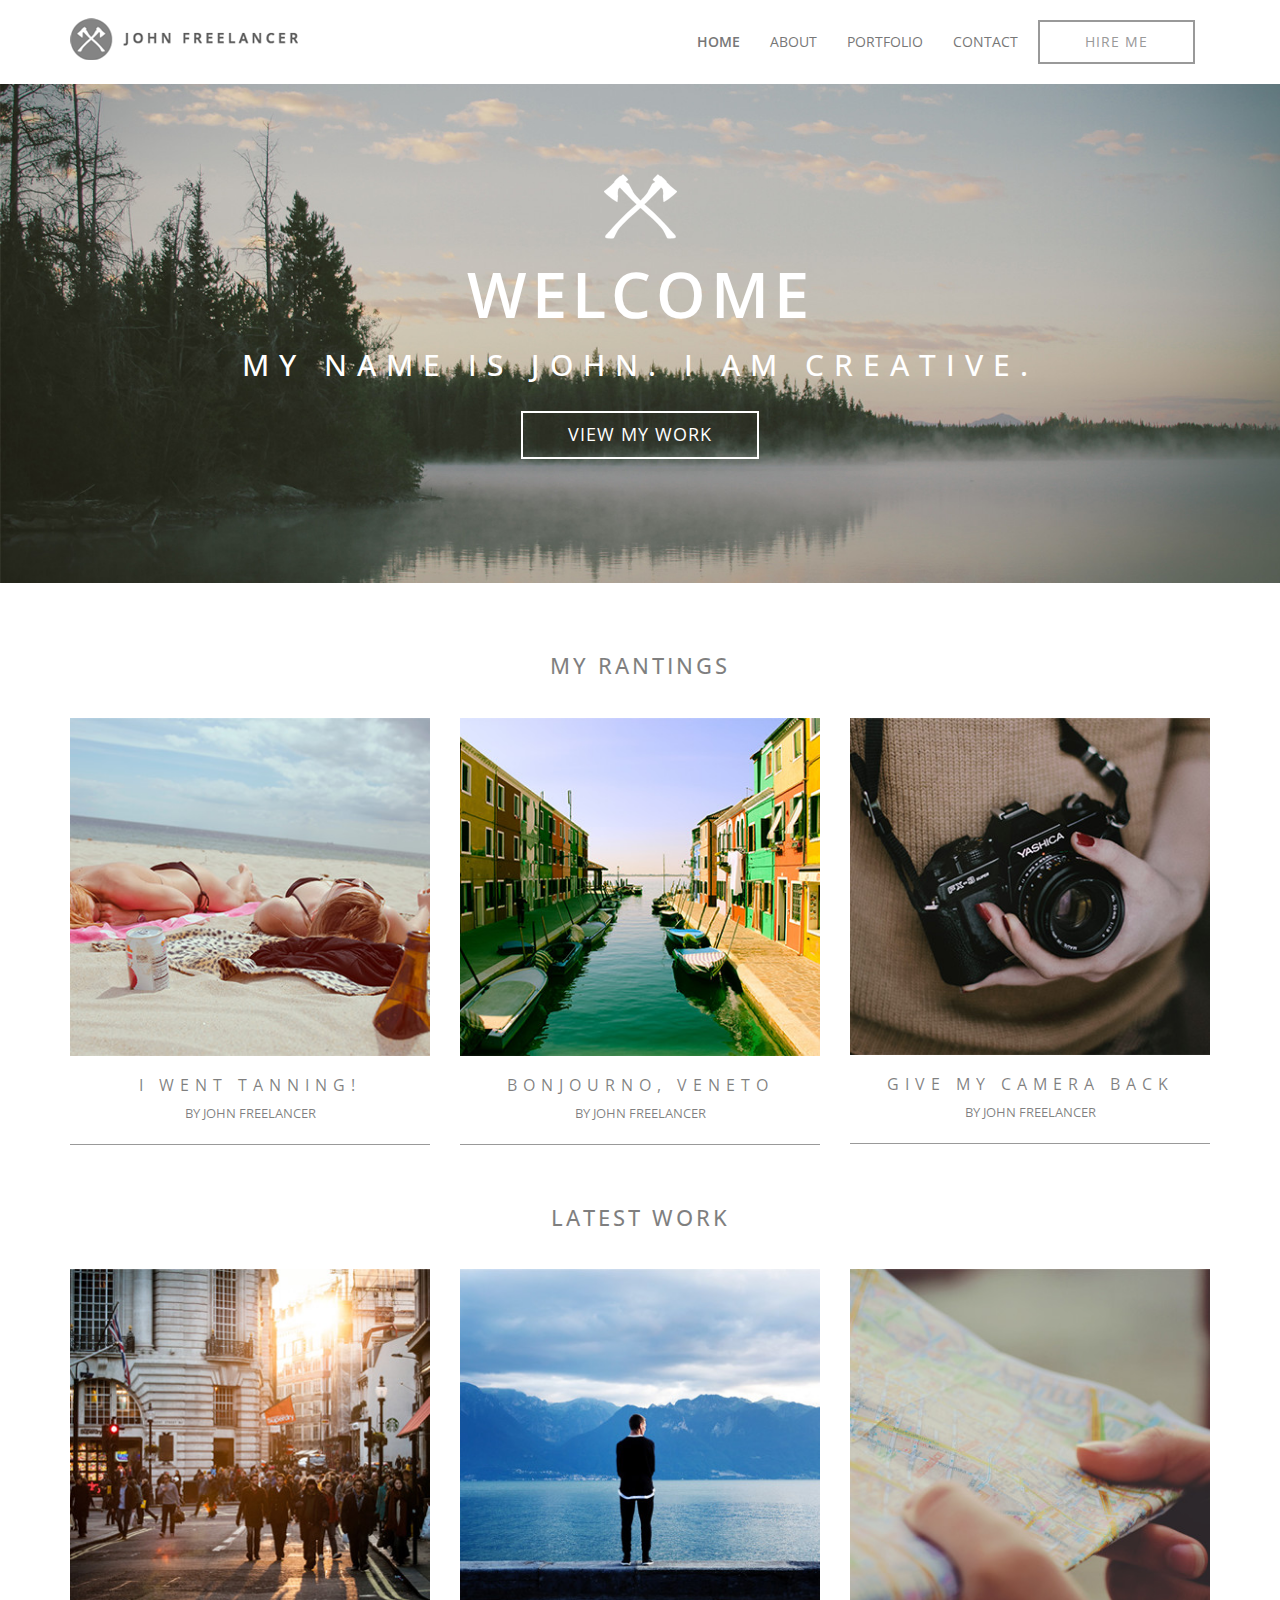
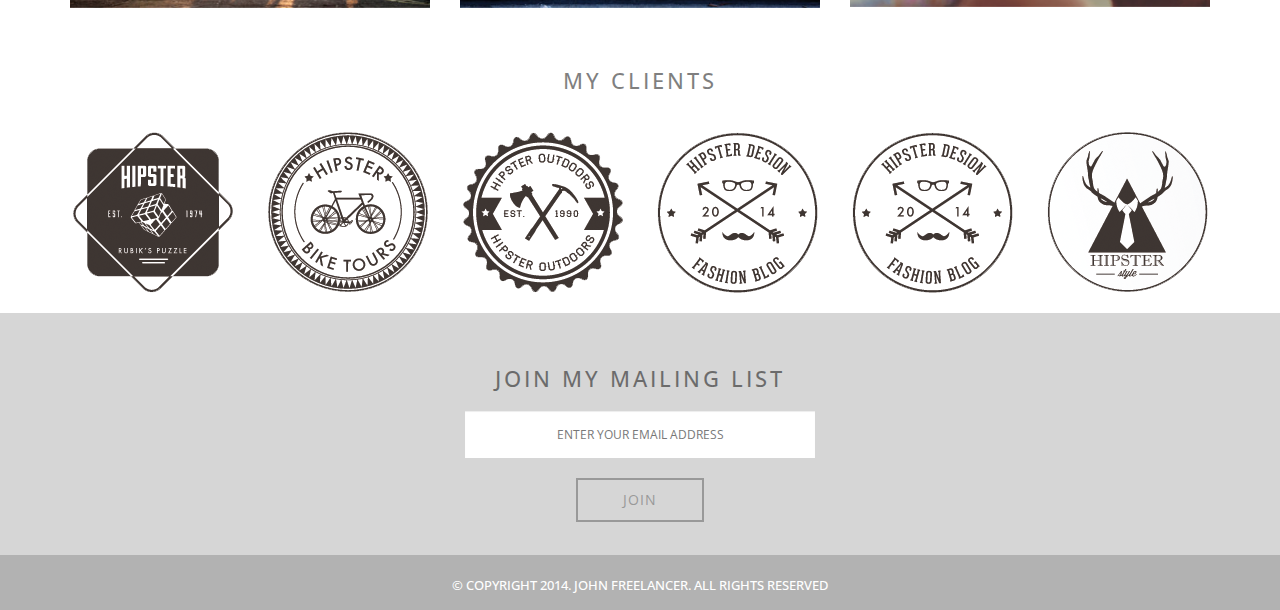
<file: CBC/index.html>
<!DOCTYPE html>
<html lang="en">
  <head>
    <meta charset="utf-8">
    <meta name="viewport" content="width=device-width, initial-scale=1">

    <!-- SEO -->
    <meta name="description" content="Welcome to the portfolio of New York Photographer, John Freelancer">
    <meta name="keywords" content="Photography, USA, New York, Creative, Freelance">
    <meta name="author" content="Friends of Design">

    <title>John Freelancer | Home</title>

    <!-- Favicon -->
    <link rel="icon" type="image/png" href="img/favicon.png">

    <!-- Styling -->
    <link href="css/bootstrap.min.css" rel="stylesheet">
    <link href="css/font-awesome.min.css" rel="stylesheet">
    <link class="cssfx" href="css/style.css" rel="stylesheet">

    <!-- Google Fonts -->
    <link href='http://fonts.googleapis.com/css?family=Open+Sans:400,600,700' rel='stylesheet' type='text/css'>

 <!--[if lt IE 9 ]>
    <script src="js/cssfx.js"></script>
    <script src="js/respond.min.js"></script>
    <script src="js/html5shiv/dist/html5shiv.js"></script>
    <![endif]-->
  </head>
  <body>
    <header>
      <nav class="navbar navbar-default">
  <div class="container">
    <!-- Brand and toggle get grouped for better mobile display -->
    <div class="navbar-header">
      <button type="button" class="navbar-toggle collapsed" data-toggle="collapse" data-target="#bs-example-navbar-collapse-1">
        <span class="sr-only">Toggle navigation</span>
        <span class="icon-bar"></span>
        <span class="icon-bar"></span>
        <span class="icon-bar"></span>
      </button>
      <a class="navbar-brand text-hide" href="index.html">John Freelancer</a>

    </div>

    <!-- Collect the nav links, forms, and other content for toggling -->
    <div class="collapse navbar-collapse" id="bs-example-navbar-collapse-1">
    <a href="#" class="btn navbar-right hidden-xs hidden-sm">Hire Me</a>
      <ul class="nav navbar-nav navbar-right">
        <li><a class="active" href="index.html">Home</a></li>
        <li><a href="about.html">About</a></li>
        <li><a href="portfolio.html">Portfolio</a></li>
        <li><a href="contact.html">Contact</a></li>
      </ul>
    </div><!-- /.navbar-collapse -->
  </div><!-- /.container-fluid -->
</nav>
    </header>
    <main>

      <div class="jumbotron">
        <div class="container text-center">
          <img src="img/axes.png" alt="...">
          <h1>Welcome</h1>
          <h2>My name is John. I Am Creative.</h2>
          <p><a href="portfolio.html" class="btn btn-lg" role="button">View My Work</a></p>
        </div>
      </div>
      <div class="container">

        <div id="blog" class="row">

          <h3 class="text-center">My Rantings</h3>

          <div class="col-md-4 col-sm-6">
              <div class="thumbnail">
                <img src="img/blog/tanning.jpg" alt="...">
                <div class="caption">
                <p>I Went Tanning!</p>
                <p>By John Freelancer</p>
              </div>
          </div>
        </div>

          <div class="col-md-4 col-sm-6">
              <div class="thumbnail">
                <img src="img/blog/venice.jpg" alt="...">
                <div class="caption">
                <p>Bonjourno, Veneto</p>
                <p>By John Freelancer</p>
              </div>
          </div>
        </div>

          <div class="col-md-4 col-sm-6">
              <div class="thumbnail">
                <img src="img/blog/camera.jpg" alt="...">
                <div class="caption">
                <p>Give My Camera Back</p>
                <p>By John Freelancer</p>
              </div>
          </div>
        </div>
        </div>
   

      <div class="row">
         <h3 class="text-center">Latest Work</h3>
         <div class="col-md-4">
            <a href="#" class="thumbnail">
            <img src="img/portfolio/london.jpg" alt="...">
            </a>
          </div>

          <div class="col-md-4">
            <a href="#" class="thumbnail">
            <img src="img/portfolio/lakecomo.jpg" alt="...">
            </a>
          </div>

          <div class="col-md-4">
            <a href="#" class="thumbnail">
            <img src="img/portfolio/map.jpg" alt="...">
            </a>
          </div>
      </div>

      <div class="row">
        <h3 class="text-center">My Clients</h3>
        <div class="col-md-2">
            <a href="#" class="thumbnail">
            <img src="img/clients/hipsterlogo1.png" alt="...">
            </a>
          </div>
          <div class="col-md-2">
            <a href="#" class="thumbnail">
            <img src="img/clients/hipsterlogo2.png" alt="...">
            </a>
          </div>
          <div class="col-md-2">
            <a href="#" class="thumbnail">
            <img src="img/clients/hipsterlogo3.png" alt="...">
            </a>
          </div>
          <div class="col-md-2">
            <a href="#" class="thumbnail">
            <img src="img/clients/hipsterlogo5.png" alt="...">
            </a>
          </div>
          <div class="col-md-2">
            <a href="#" class="thumbnail">
            <img src="img/clients/hipsterlogo5.png" alt="...">
            </a>
          </div>
          <div class="col-md-2">
            <a href="#" class="thumbnail">
            <img src="img/clients/hipsterlogo6.png" alt="...">
            </a>
          </div>
      </div>
         </div>
    </main>
    <footer>
    <section class="mailing-list">
      <div class="container">
        <div class="row">
          <h3 class="text-center">Join My Mailing List</h3>
          <form class="text-center">
          <div class="form-group"> 
            <input type="email" class="form-control text-center" id="exampleInputEmail1" placeholder="Enter Your Email Address">
          </div>
          <button type="submit" class="btn btn-default">Join</button>
          </form>
        </div>
      </div>
      </section>
      <section class="sub-footer">
        <h6 class="text-center">© Copyright 2014. John Freelancer. All Rights Reserved</h6>
      </section>
    </footer>

    <!-- jQuery (necessary for Bootstrap's JavaScript plugins) -->
    <script src="https://ajax.googleapis.com/ajax/libs/jquery/1.11.1/jquery.min.js"></script>
    <!-- Include all compiled plugins (below), or include individual files as needed -->
    <script src="js/bootstrap.min.js"></script>

    <!--[if lt IE 8 ]>
<script>
    var borderBoxModel = ...
</script>
<![endif]-->
<script> 
var $buoop = {c:2}; 
function $buo_f(){ 
 var e = document.createElement("script"); 
 e.src = "//browser-update.org/update.min.js"; 
 document.body.appendChild(e);
};
try {document.addEventListener("DOMContentLoaded", $buo_f,false)}
catch(e){window.attachEvent("onload", $buo_f)}
</script> 
  </body>
</html>
</file>
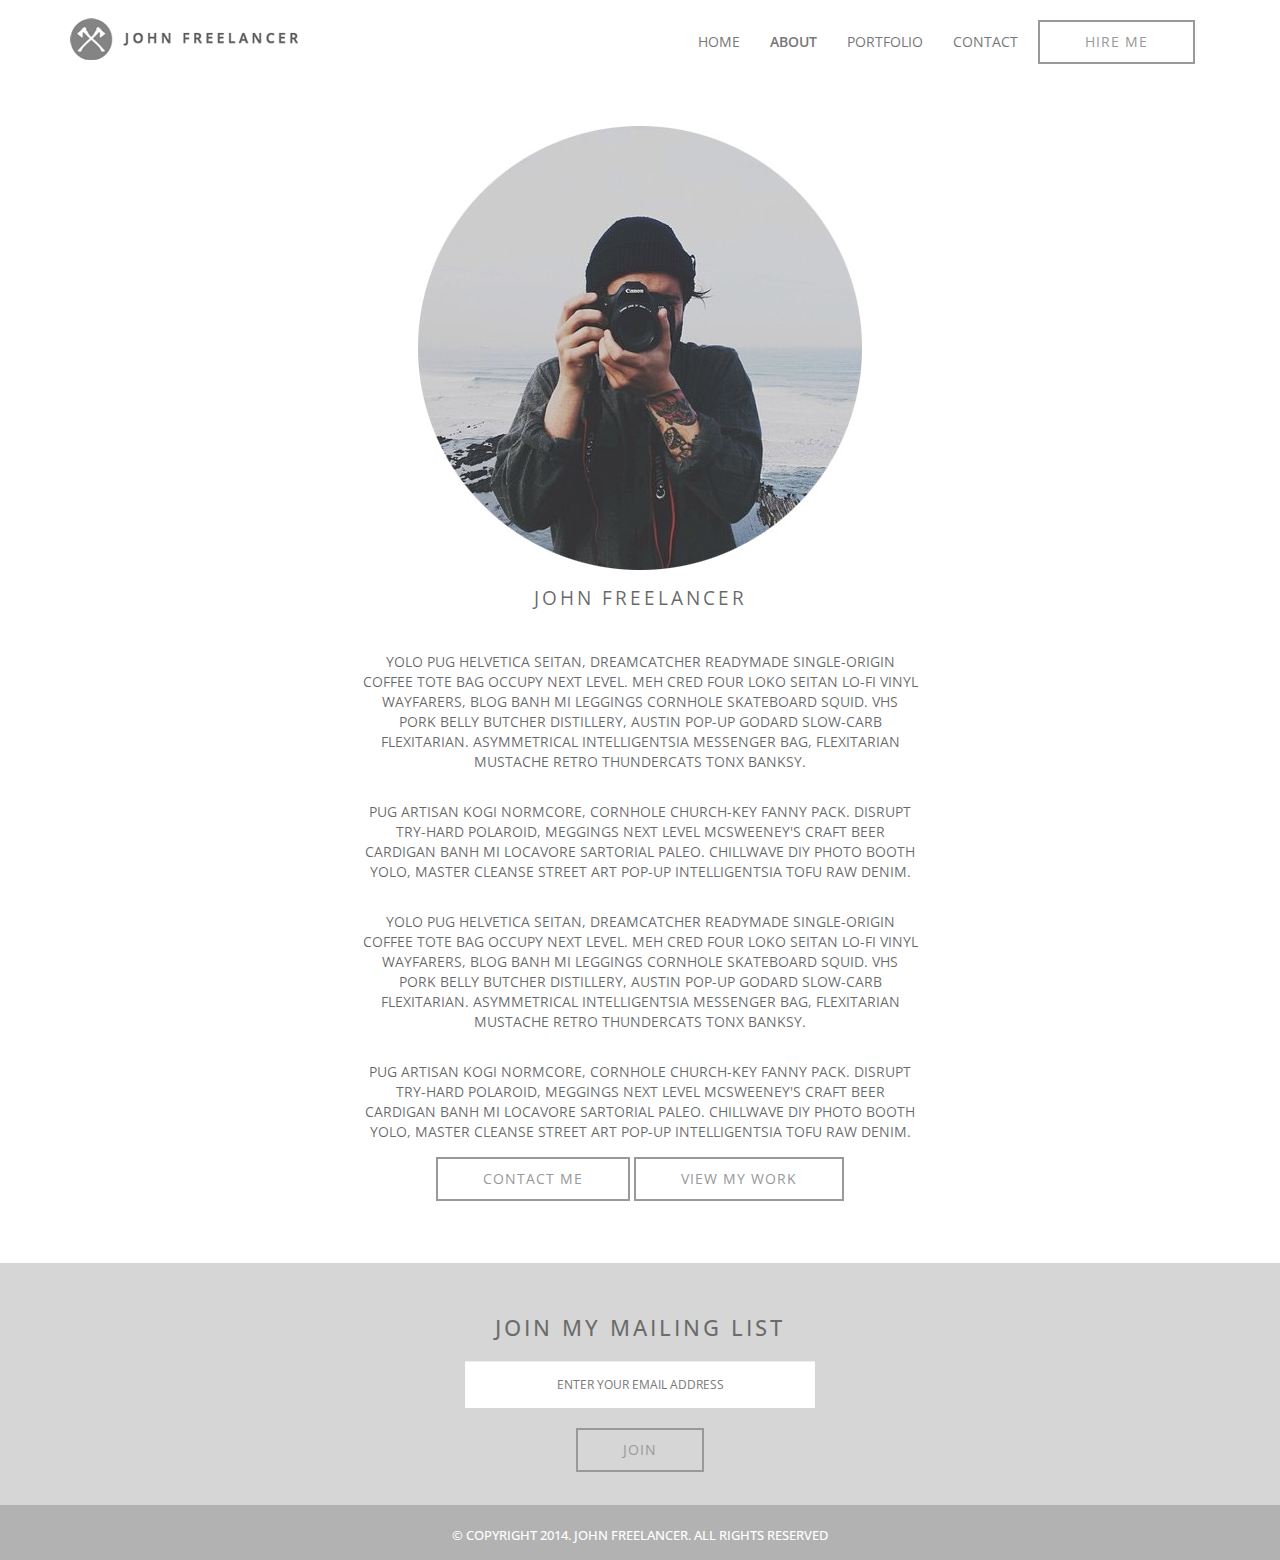
<file: CBC/about.html>
<!DOCTYPE html>
<html lang="en">
  <head>
    <meta charset="utf-8">
    <meta name="viewport" content="width=device-width, initial-scale=1">

    <!-- SEO -->
    <meta name="description" content="Welcome to the portfolio of New York Photographer, John Freelancer">
    <meta name="keywords" content="Photography, USA, New York, Creative, Freelance">
    <meta name="author" content="Friends of Design">

    <title>John Freelancer | About</title>

    <!-- Favicon -->
    <link rel="icon" type="image/png" href="img/favicon.png">

    <!-- Styling -->
    <link href="css/bootstrap.min.css" rel="stylesheet">
    <link href="css/font-awesome.min.css" rel="stylesheet">
    <link class="cssfx" href="css/style.css" rel="stylesheet">

    <!-- Google Fonts -->
    <link href='http://fonts.googleapis.com/css?family=Open+Sans:400,600,700' rel='stylesheet' type='text/css'>
 
 <!--[if lt IE 9 ]>
    <script src="js/cssfx.js"></script>
    <script src="js/respond.min.js"></script>
    <script src="js/html5shiv/dist/html5shiv.js"></script>
    <![endif]-->

  </head>
  <body>
    <header>
      <nav class="navbar navbar-default">
  <div class="container">
    <!-- Brand and toggle get grouped for better mobile display -->
    <div class="navbar-header">
      <button type="button" class="navbar-toggle collapsed" data-toggle="collapse" data-target="#bs-example-navbar-collapse-1">
        <span class="sr-only">Toggle navigation</span>
        <span class="icon-bar"></span>
        <span class="icon-bar"></span>
        <span class="icon-bar"></span>
      </button>
      <a class="navbar-brand text-hide" href="#">John Freelancer</a>

    </div>

    <!-- Collect the nav links, forms, and other content for toggling -->
    <div class="collapse navbar-collapse" id="bs-example-navbar-collapse-1">
    <a href="#" class="btn navbar-right hidden-xs hidden-sm">Hire Me</a>
      <ul class="nav navbar-nav navbar-right">
        <li><a href="index.html">Home</a></li>
        <li><a class="active" href="about.html">About</a></li>
        <li><a href="portfolio.html">Portfolio</a></li>
        <li><a href="contact.html">Contact</a></li>
      </ul>
    </div><!-- /.navbar-collapse -->
  </div><!-- /.container-fluid -->
</nav>
    </header>
    <main class="about">
      <div class="container">
        <div class="row">
          <div class="col-md-6 col-md-offset-3 text-center">
            <img src="img/profile.jpg" alt="...">
            <p>John Freelancer</p>
      <p>YOLO pug Helvetica seitan, dreamcatcher readymade single-origin coffee tote bag occupy next level. Meh cred four loko seitan lo-fi vinyl wayfarers, blog banh mi leggings cornhole skateboard squid. VHS pork belly butcher distillery, Austin pop-up Godard slow-carb flexitarian. Asymmetrical Intelligentsia messenger bag, flexitarian mustache retro Thundercats Tonx Banksy. </p>
      <br>
      <p>Pug artisan kogi normcore, cornhole church-key fanny pack. Disrupt try-hard polaroid, meggings next level McSweeney's craft beer cardigan banh mi locavore sartorial paleo. Chillwave DIY photo booth YOLO, master cleanse street art pop-up Intelligentsia tofu raw denim.</p>
       <br>
      <p>YOLO pug Helvetica seitan, dreamcatcher readymade single-origin coffee tote bag occupy next level. Meh cred four loko seitan lo-fi vinyl wayfarers, blog banh mi leggings cornhole skateboard squid. VHS pork belly butcher distillery, Austin pop-up Godard slow-carb flexitarian. Asymmetrical Intelligentsia messenger bag, flexitarian mustache retro Thundercats Tonx Banksy. </p>
       <br>
      <p>Pug artisan kogi normcore, cornhole church-key fanny pack. Disrupt try-hard polaroid, meggings next level McSweeney's craft beer cardigan banh mi locavore sartorial paleo. Chillwave DIY photo booth YOLO, master cleanse street art pop-up Intelligentsia tofu raw denim.</p>
          </div>

        </div>
        <div class="row social-media">
          
        </div>

        <div class="call-to-action text-center">

          <a href="contact.html" class="btn">Contact Me</a>
          <a href="portfolio.html" class="btn">View My Work</a>
          </div>
         
      </div>
    </main>
     <footer>
    <section class="mailing-list">
      <div class="container">
        <div class="row">
          <h3 class="text-center">Join My Mailing List</h3>
          <form class="text-center">
          <div class="form-group"> 
            <input type="email" class="form-control text-center" id="exampleInputEmail1" placeholder="Enter Your Email Address">
          </div>
          <button type="submit" class="btn btn-default">Join</button>
          </form>
        </div>
      </div>
      </section>
      <section class="sub-footer">
        <h6 class="text-center">© Copyright 2014. John Freelancer. All Rights Reserved</h6>
      </section>
    </footer>

    <!-- jQuery (necessary for Bootstrap's JavaScript plugins) -->
    <script src="https://ajax.googleapis.com/ajax/libs/jquery/1.11.1/jquery.min.js"></script>
    <!-- Include all compiled plugins (below), or include individual files as needed -->
    <script src="js/bootstrap.min.js"></script>

    <!--[if lt IE 8 ]>
<script>
    var borderBoxModel = ...
</script>
<![endif]-->
<script> 
var $buoop = {c:2}; 
function $buo_f(){ 
 var e = document.createElement("script"); 
 e.src = "//browser-update.org/update.min.js"; 
 document.body.appendChild(e);
};
try {document.addEventListener("DOMContentLoaded", $buo_f,false)}
catch(e){window.attachEvent("onload", $buo_f)}
</script> 
  </body>
</html>
</file>
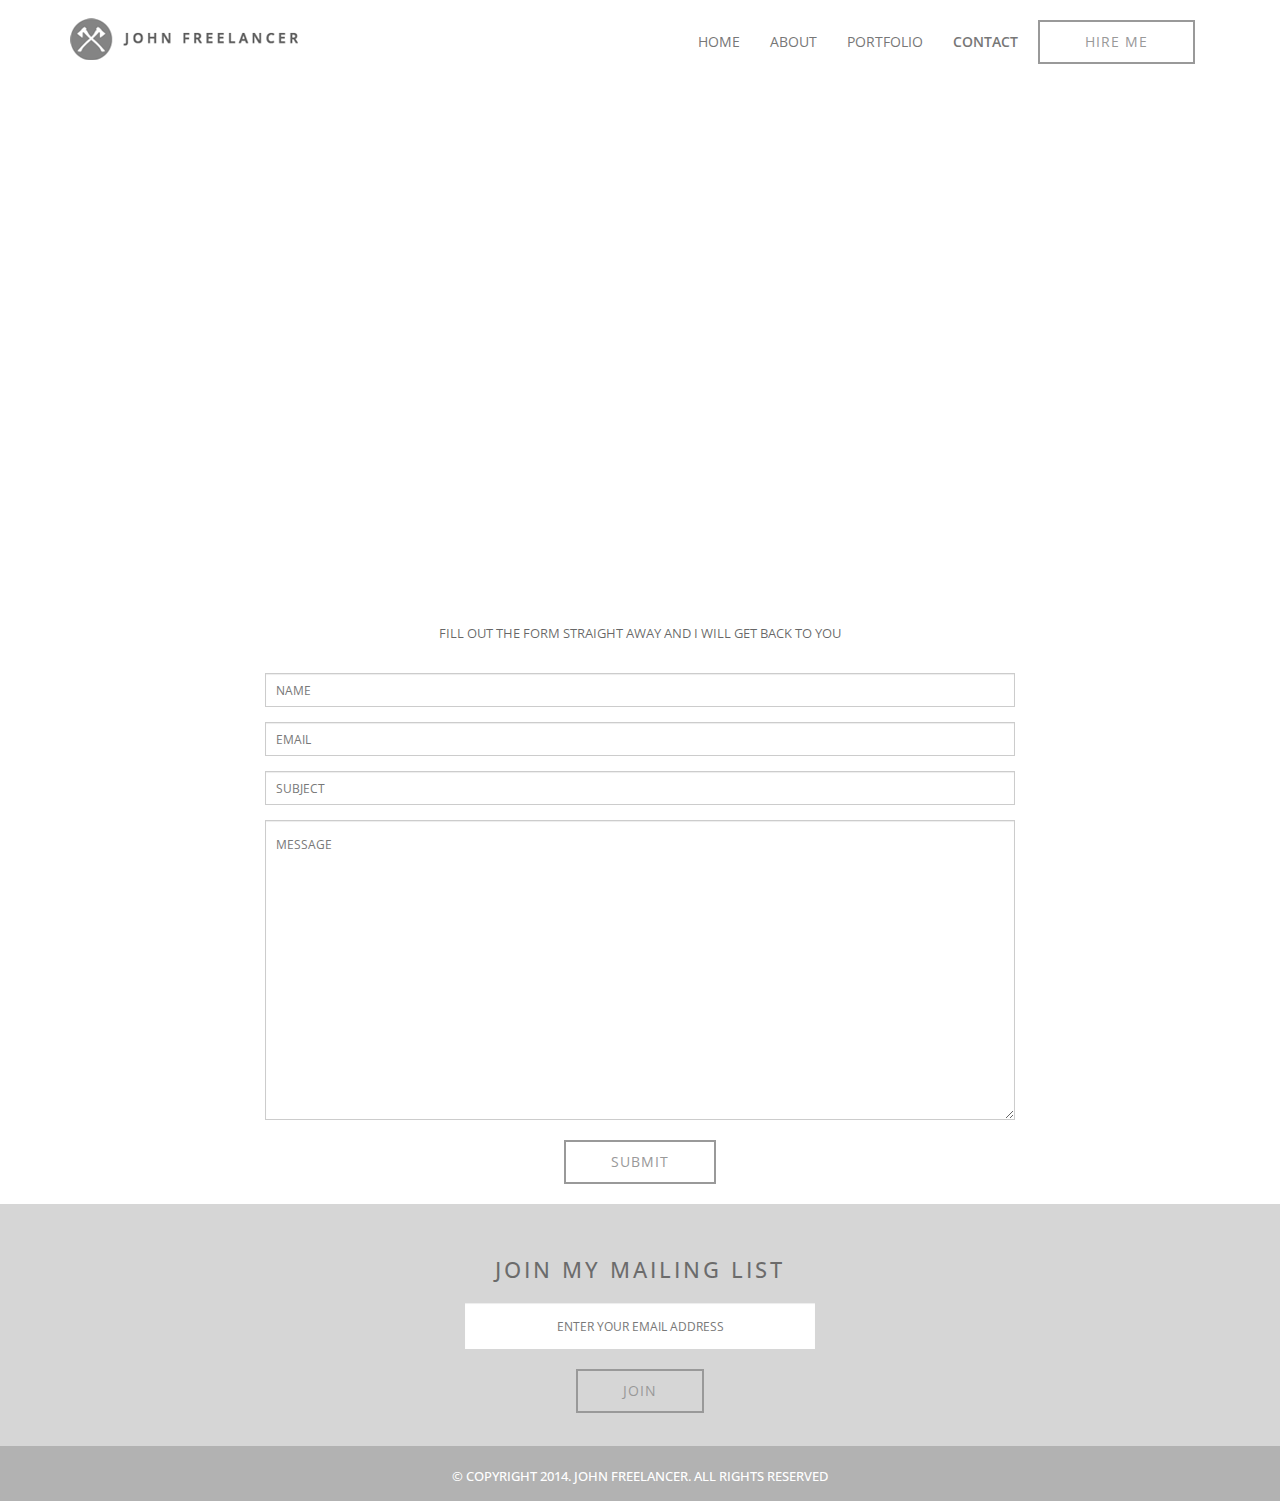
<file: CBC/contact.html>
<!DOCTYPE html>
<html lang="en">
  <head>
    <meta charset="utf-8">
    <meta name="viewport" content="width=device-width, initial-scale=1">

    <!-- SEO -->
    <meta name="description" content="Welcome to the portfolio of New York Photographer, John Freelancer">
    <meta name="keywords" content="Photography, USA, New York, Creative, Freelance">
    <meta name="author" content="Friends of Design">

    <title>John Freelancer | Contact</title>

    <!-- Favicon -->
    <link rel="icon" type="image/png" href="img/favicon.png">

    <!-- Styling -->
    <link href="css/bootstrap.min.css" rel="stylesheet">
    <link href="css/font-awesome.min.css" rel="stylesheet">
    <link class="cssfx" href="css/style.css" rel="stylesheet">

    <!-- Google Fonts -->
    <link href='http://fonts.googleapis.com/css?family=Open+Sans:400,600,700' rel='stylesheet' type='text/css'>
<!--[if lt IE 9 ]>
    <script src="js/cssfx.js"></script>
    <script src="js/respond.min.js"></script>
    <script src="js/html5shiv/dist/html5shiv.js"></script>
    <![endif]-->
  </head>
  <body>
    <header>
      <nav class="navbar navbar-default">
  <div class="container">
    <!-- Brand and toggle get grouped for better mobile display -->
    <div class="navbar-header">
      <button type="button" class="navbar-toggle collapsed" data-toggle="collapse" data-target="#bs-example-navbar-collapse-1">
        <span class="sr-only">Toggle navigation</span>
        <span class="icon-bar"></span>
        <span class="icon-bar"></span>
        <span class="icon-bar"></span>
      </button>
      <a class="navbar-brand text-hide" href="#">John Freelancer</a>

    </div>

    <!-- Collect the nav links, forms, and other content for toggling -->
    <div class="collapse navbar-collapse" id="bs-example-navbar-collapse-1">
    <a href="#" class="btn navbar-right hidden-xs hidden-sm">Hire Me</a>
      <ul class="nav navbar-nav navbar-right">
        <li><a  href="index.html">Home</a></li>
        <li><a href="about.html">About</a></li>
        <li><a href="portfolio.html">Portfolio</a></li>
        <li><a class="active" href="contact.html">Contact</a></li>
      </ul>
    </div><!-- /.navbar-collapse -->
  </div><!-- /.container-fluid -->
</nav>
    </header>
    <main id="contact">
       <iframe src="https://www.google.com/maps/embed?pb=!1m14!1m8!1m3!1d193551.2122412298!2d-74.0059413!3d40.71278370000003!3m2!1i1024!2i768!4f13.1!3m3!1m2!1s0x89c24fa5d33f083b%3A0xc80b8f06e177fe62!2sNew+York%2C+NY%2C+USA!5e0!3m2!1sen!2sza!4v1413232255102" height="500" style="border:0; width: 100%;" class="embed-responsive-item"></iframe>

       <div class="container">
         <div class="row">
           <div class="col-md-8 col-md-offset-2 text-center">
             <form>
             <p>Fill Out The Form Straight Away And I Will Get Back To You</p>
  <div class="form-group">
    <input type="text" class="form-control" placeholder="Name">
  </div>
  <div class="form-group">
    <input type="email" class="form-control" placeholder="Email">
  </div>
  <div class="form-group">
    <input type="text" class="form-control" placeholder="Subject">
  </div>
 <div class="form-group">
    <textarea class="form-control" placeholder="Message"></textarea>
  </div>
  <button type="submit" class="btn">Submit</button>
</form>
           </div>
         </div>
       </div>
    </main>
     <footer>
    <section class="mailing-list">
      <div class="container">
        <div class="row">
          <h3 class="text-center">Join My Mailing List</h3>
          <form class="text-center">
          <div class="form-group"> 
            <input type="email" class="form-control text-center" id="exampleInputEmail1" placeholder="Enter Your Email Address">
          </div>
          <button type="submit" class="btn btn-default">Join</button>
          </form>
        </div>
      </div>
      </section>
      <section class="sub-footer">
        <h6 class="text-center">© Copyright 2014. John Freelancer. All Rights Reserved</h6>
      </section>
    </footer>

    <!-- jQuery (necessary for Bootstrap's JavaScript plugins) -->
    <script src="https://ajax.googleapis.com/ajax/libs/jquery/1.11.1/jquery.min.js"></script>
    <!-- Include all compiled plugins (below), or include individual files as needed -->
    <script src="js/bootstrap.min.js"></script>

    <!--[if lt IE 8 ]>
<script>
    var borderBoxModel = ...
</script>
<![endif]-->
<script> 
var $buoop = {c:2}; 
function $buo_f(){ 
 var e = document.createElement("script"); 
 e.src = "//browser-update.org/update.min.js"; 
 document.body.appendChild(e);
};
try {document.addEventListener("DOMContentLoaded", $buo_f,false)}
catch(e){window.attachEvent("onload", $buo_f)}
</script> 
  </body>
</html>
</file>
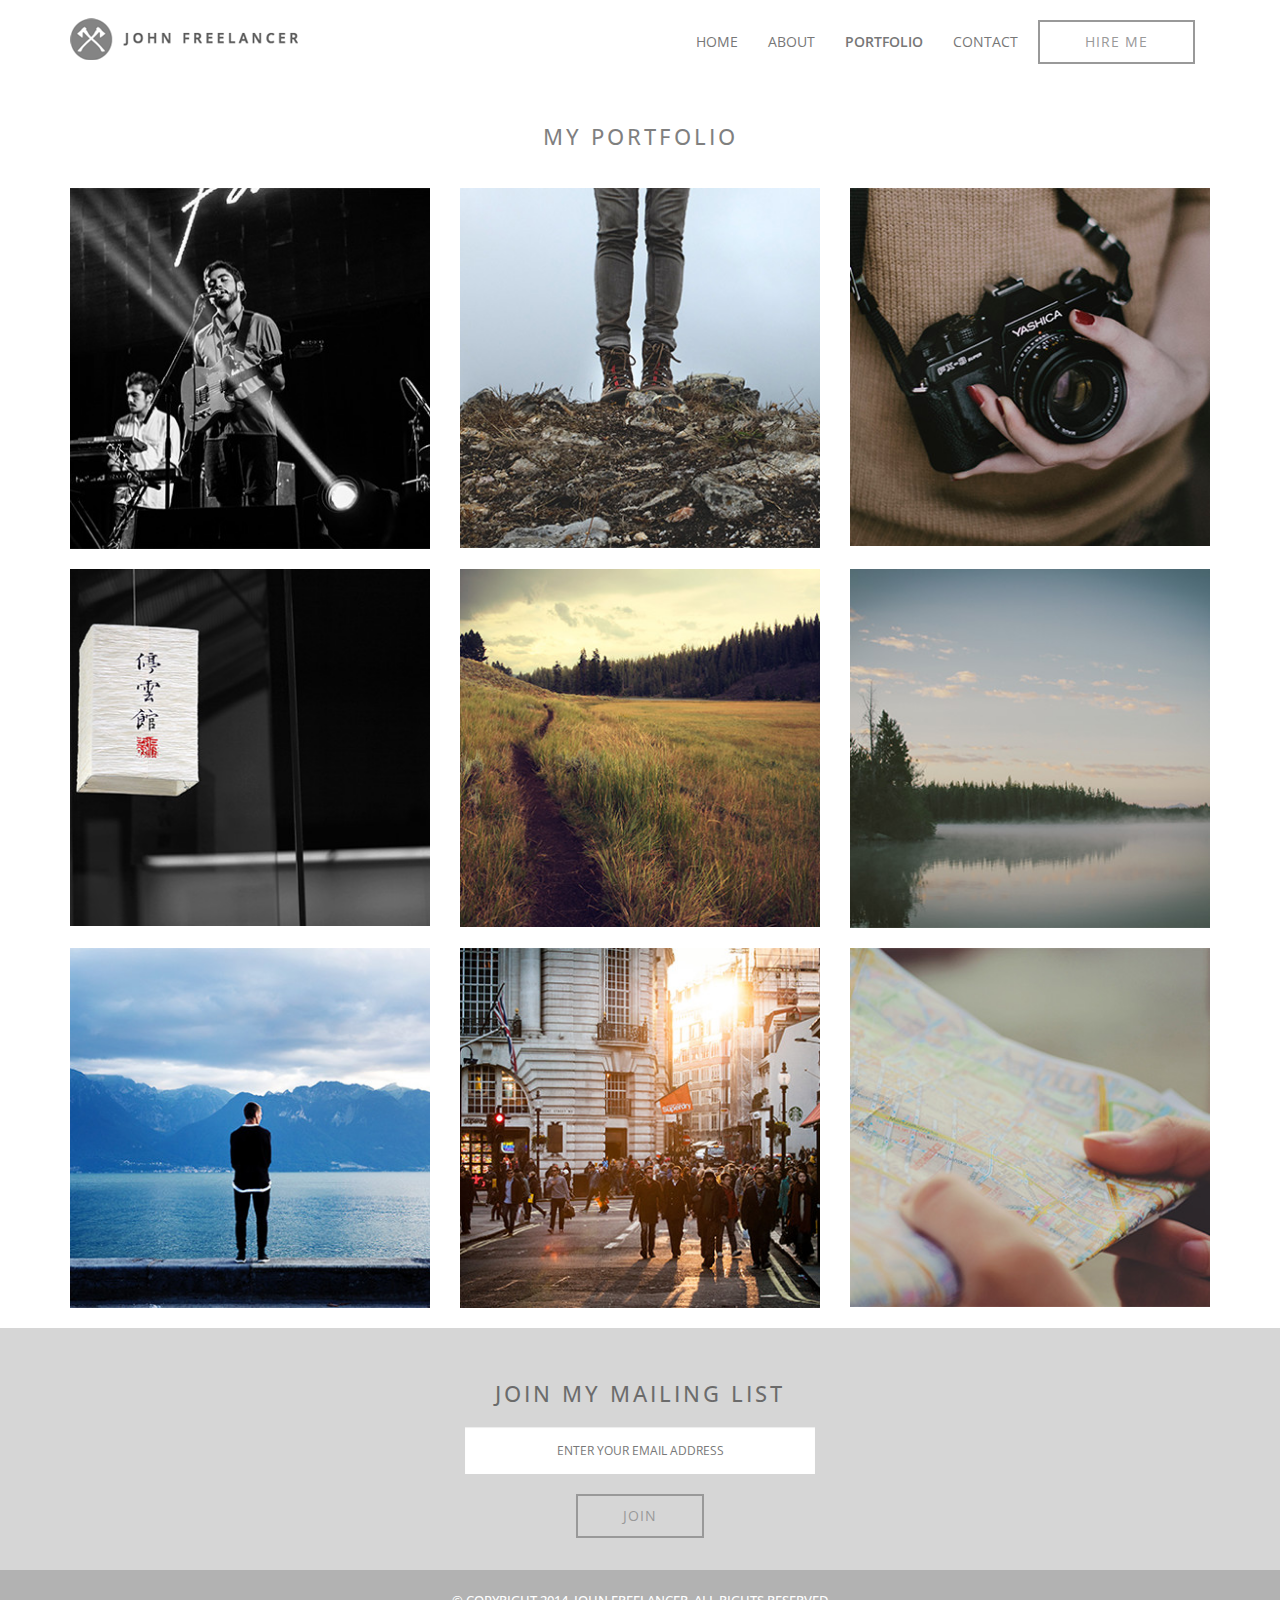
<file: CBC/portfolio.html>
<!DOCTYPE html>
<html lang="en">
  <head>
    <meta charset="utf-8">
    <meta name="viewport" content="width=device-width, initial-scale=1">

    <!-- SEO -->
    <meta name="description" content="Welcome to the portfolio of New York Photographer, John Freelancer">
    <meta name="keywords" content="Photography, USA, New York, Creative, Freelance">
    <meta name="author" content="Friends of Design">

    <title>John Freelancer | Portfolio</title>

    <!-- Favicon -->
    <link rel="icon" type="image/png" href="img/favicon.png">

    <!-- Styling -->
    <link href="css/bootstrap.min.css" rel="stylesheet">
    <link href="css/font-awesome.min.css" rel="stylesheet">
    <link class="cssfx" href="css/style.css" rel="stylesheet">

    <!-- Google Fonts -->
    <link href='http://fonts.googleapis.com/css?family=Open+Sans:400,600,700' rel='stylesheet' type='text/css'>

 <!--[if lt IE 9 ]>
    <script src="js/cssfx.js"></script>
    <script src="js/respond.min.js"></script>
    <script src="js/html5shiv/dist/html5shiv.js"></script>
    <![endif]-->
  </head>
  <body>
  <!-- Modal -->


<div id="myModal" class="modal fade">
  <div class="modal-dialog">
    <div class="modal-content">
      <div class="modal-header">
        <button type="button" class="close" data-dismiss="modal"><span aria-hidden="true">&times;</span><span class="sr-only">Close</span></button>
        <h4 class="modal-title">Hire Me</h4>
      </div>
      <div class="modal-body">
        <form>
             <p>Fill Out The Form Straight Away And I Will Get Back To You</p>
  <div class="form-group">
    <input type="text" class="form-control" placeholder="Name">
  </div>
  <div class="form-group">
    <input type="email" class="form-control" placeholder="Email">
  </div>
  <div class="form-group">
    <input type="text" class="form-control" placeholder="Subject">
  </div>
 <div class="form-group">
    <textarea class="form-control" placeholder="Message"></textarea>
  </div>
  <button type="submit" class="btn">Submit</button>
</form>
      </div>
    </div><!-- /.modal-content -->
  </div><!-- /.modal-dialog -->
</div><!-- /.modal -->




  <!-- End Modal -->
    <header>
      <nav class="navbar navbar-default">
  <div class="container">
    <!-- Brand and toggle get grouped for better mobile display -->
    <div class="navbar-header">
      <button type="button" class="navbar-toggle collapsed" data-toggle="collapse" data-target="#bs-example-navbar-collapse-1">
        <span class="sr-only">Toggle navigation</span>
        <span class="icon-bar"></span>
        <span class="icon-bar"></span>
        <span class="icon-bar"></span>
      </button>
      <a class="navbar-brand text-hide" href="#">John Freelancer</a>

    </div>

    <!-- Collect the nav links, forms, and other content for toggling -->
    <div class="collapse navbar-collapse" id="bs-example-navbar-collapse-1">
    <a href="#" class="btn navbar-right hidden-xs hidden-sm" data-toggle="modal" data-target="#myModal">Hire Me</a>
      <ul class="nav navbar-nav navbar-right">
        <li><a  href="index.html">Home</a></li>
        <li><a href="about.html">About</a></li>
        <li><a class="active" href="portfolio.html">Portfolio</a></li>
        <li><a href="contact.html">Contact</a></li>
      </ul>
    </div><!-- /.navbar-collapse -->
  </div><!-- /.container-fluid -->
</nav>
    </header>
    <main id="portfolio">
      <div class="container">
      <h3 class="text-center">My Portfolio</h3>

        <div class="row">
  <div class="col-md-4">
    <a href="#" class="thumbnail">
      <img src="img/portfolio/portfolio1.jpg" alt="...">
    </a>
  </div>
  <div class="col-md-4">
    <a href="#" class="thumbnail">
      <img src="img/portfolio/portfolio2.jpg" alt="...">
    </a>
  </div>
  <div class="col-md-4">
    <a href="#" class="thumbnail">
      <img src="img/portfolio/portfolio3.jpg" alt="...">
    </a>
  </div>

</div>
<div class="row">
  <div class="col-md-4">
    <a href="#" class="thumbnail">
      <img src="img/portfolio/portfolio4.jpg" alt="...">
    </a>
  </div>
  <div class="col-md-4">
    <a href="#" class="thumbnail">
      <img src="img/portfolio/portfolio5.jpg" alt="...">
    </a>
  </div>
  <div class="col-md-4">
    <a href="#" class="thumbnail">
      <img src="img/portfolio/portfolio6.jpg" alt="...">
    </a>
  </div>

</div>
<div class="row">
  <div class="col-md-4">
    <a href="#" class="thumbnail">
      <img src="img/portfolio/portfolio7.jpg" alt="...">
    </a>
  </div>
  <div class="col-md-4">
    <a href="#" class="thumbnail">
      <img src="img/portfolio/portfolio8.jpg" alt="...">
    </a>
  </div>
  <div class="col-md-4">
    <a href="#" class="thumbnail">
      <img src="img/portfolio/portfolio9.jpg" alt="...">
    </a>
  </div>

</div>
      </div>
    </main>
     <footer>
    <section class="mailing-list">
      <div class="container">
        <div class="row">
          <h3 class="text-center">Join My Mailing List</h3>
          <form class="text-center">
          <div class="form-group"> 
            <input type="email" class="form-control text-center" id="exampleInputEmail1" placeholder="Enter Your Email Address">
          </div>
          <button type="submit" class="btn btn-default">Join</button>
          </form>
        </div>
      </div>
      </section>
      <section class="sub-footer">
        <h6 class="text-center">© Copyright 2014. John Freelancer. All Rights Reserved</h6>
      </section>
    </footer>

    <!-- jQuery (necessary for Bootstrap's JavaScript plugins) -->
    <script src="https://ajax.googleapis.com/ajax/libs/jquery/1.11.1/jquery.min.js"></script>
    <!-- Include all compiled plugins (below), or include individual files as needed -->
    <script src="js/bootstrap.min.js"></script>

    <!--[if lt IE 8 ]>
<script>
    var borderBoxModel = ...
</script>
<![endif]-->
<script> 
var $buoop = {c:2}; 
function $buo_f(){ 
 var e = document.createElement("script"); 
 e.src = "//browser-update.org/update.min.js"; 
 document.body.appendChild(e);
};
try {document.addEventListener("DOMContentLoaded", $buo_f,false)}
catch(e){window.attachEvent("onload", $buo_f)}
</script> 
  </body>
</html>
</file>
<file: CBC/css/style.css>
/* Site Styles */

body {
	font-family: 'Open Sans', sans-serif;
	text-transform: uppercase;
}

a {
	text-decoration: none;
	color: rgb(0,0,0);
	color: rgba(0,0,0, 0.6);
	text-transform: uppercase;
}

.btn {
			background: none;
			border: 2px solid #FFFFFF;
			padding: 10px 45px;
			text-transform: uppercase;
			color: white;
			margin: 20px;
			letter-spacing: 1px;
			border-radius: 0;
		}

	.active {
		font-weight: 600;
	}

h3 {
	color: rgb(0,0,0);
	color: rgba(0,0,0, 0.5);
	letter-spacing: 3px;
	font-size: 22px;
	margin: 30px 0;
	padding: 10px 0;
}

/* Navigation Styles */

.navbar {
	margin-bottom: 0;
	background: #fff;
	border: none;
}

.navbar-brand {
	background: url("../img/logo.png") no-repeat;
	width: 228px;
	height: 43px;
	
}



.navbar-collapse .btn {
	background: none;
			border: 2px solid #999999;
			padding: 10px 45px;
			text-transform: uppercase;
			color: #999999;
			margin: 20px;
			letter-spacing: 1px;
			border-radius: 0;
}

.navbar-collapse .btn:focus {
	outline: none;
	border: 1px solid black;
}

.navbar-collapse .btn:hover {
	background: #999999;
	color: #fff;
	transition: 1s;
	-webkit-transition: 1s;
	-moz-transition: 1s;
	-o-transition: 1s;
}

.navbar-default .navbar-toggle:hover, .navbar-default .navbar-toggle:focus {
	background: none;
	font-weight: bold;
}


.navbar-nav {
	margin: 1.5% 0 1.5% 0;
}
.navbar-toggle {
	margin: 3.5%;
	border: none;
	border-radius: 0;
}

.navbar-collapse .btn {
	margin: 20px 0 20px 20px;
}

.filters {
	padding: 0 0 1.5em 0;
	margin: 0 auto;
	width: 47%;
}

.nav-pills li {
	display: inline;
	text-align: center;
}

.nav-pills>li.active>a, .nav-pills>li.active>a:hover, .nav-pills>li.active>a:focus {
	background: none;
	border-radius: 0;
	border: 1px solid #eee;
	color: rgb(0,0,0);
	color: rgba(0,0,0, 0.6);
}

.modal-content {
	border-radius: 0;
}

/* Main Styles */

.jumbotron {
	background: url("../img/hero.jpg") no-repeat;
	background-size: cover;
	text-transform: uppercase;
	color: #fff;
	padding: 7% 0;
}

h1 {
	font-weight: 600;
	letter-spacing: 5px;
}

h2 {
	letter-spacing: 10px;
}
.jumbotron .btn:hover {
		background: #FFFFFF;
		color: #000;
		transition: 1s;
		-webkit-transition: 1s;
		-moz-transition: 1s;
		-o-transition: 1s;
	}

.thumbnail {
	border: none;
	border-radius: 0;
	padding: 0;
}

.thumbnail .caption {
	padding: 0 0 3% 0;
	border-bottom: 1px solid #999999;
}
.caption p:nth-child(1) {
	margin: 5% 0 1.5% 0;
	font-size: 12pt;
	letter-spacing: 6px;
	padding-bottom: 0.7%;
}

.caption p {
	font-size: 0.9em;
	color: rgb(0,0,0);
	color: rgba(0,0,0, 0.5);
}

.mailing-list {
	background-color: rgb(0,0,0);
	background-color: rgba(0,0,0, 0.16);
	padding: 1% 3%;
}
.mailing-list input {
		width: 350px;
		padding: 2% 3%;
		text-align: center;
		text-transform: uppercase;
		font-size: 12px;
		border: none;
		margin: 0 auto;
}

.mailing-list h3 {
	margin-bottom: 1%;
}

.mailing-list .btn:hover {
	background: #FFFFFF;
	color: #d6d6d6;
	transition: 1s;
	-webkit-transition: 1s;
	-moz-transition: 1s;
	-o-transition: 1s;
	border-color: #FFFFFF;
}
.sub-footer {
	background-color: rgb(0,0,0);
	background-color: rgba(0,0,0, 0.3);
	color: white;
	padding: 1em 0 0.5em 0;

}

h6 {
	font-size: 0.9em;
}
iframe {
	border: 0;
}

.form-control {
	border-radius: 0;
	text-transform: uppercase;
	font-size: 12px;
	padding: 15px 10px;
}

form p {
	font-size: 10pt;
	color: rgb(0,0,0);
	color: rgba(0,0,0, 0.6);
	margin: 35px 0 30px 0;
}

.form-group textarea {
	text-transform: uppercase;
		padding: 15px 10px;
		height: 300px;
}
.form-group textarea:focus {
	outline: none;
	border: 1px solid black;
}

form .btn {
	background: none;
	border: 2px solid #999999;
	padding: 10px 45px;
	text-transform: uppercase;
	color: #999999;
	margin: 5px 0 20px 0;
	letter-spacing: 1px;
	border-radius: 0;
}
form .btn:focus {
		outline: none;
		border: 1px solid black;
}

form .btn:hover {
	background: #999999;
	color: #fff;
	transition: 1s;
	-webkit-transition: 1s;
	-moz-transition: 1s;
	-o-transition: 1s;
}

.about {
	color: rgb(0,0,0);
	color: rgba(0,0,0, 0.6);
	padding: 3em 0;
}

.about p:first-of-type {
	font-size: 14pt;
	letter-spacing: 3px;
	padding: 15px 0 30px 0;

}

.about .btn {
	background: none;
	border: 2px solid #999999;
	padding: 10px 45px;
	text-transform: uppercase;
	color: #999999;
	margin: 5px 0 20px 0;
	letter-spacing: 1px;
	border-radius: 0;
}
.about .btn:focus {
	outline: none;
	border: 1px solid black;
}
.about .btn:hover {
	background: #999999;
	color: #fff;
	transition: 1s;
	-webkit-transition: 1s;
	-moz-transition: 1s;
	-o-transition: 1s;
}



@media (min-width: 767px) and (max-width: 1680px) {
	.navbar>.container .navbar-brand {
	margin-left: 0;
	margin-top: 8%;
}
}

@media (min-width: 750px) and (max-width: 925px) {
	.navbar>.container .navbar-brand {
	margin-left: 0;
	margin-top: 6%;
}
}

@media (min-width: 400px) {
	.caption p {
		text-align: center;
	}
	.navbar-brand {
		margin: 2%;
	}
}
</file>
